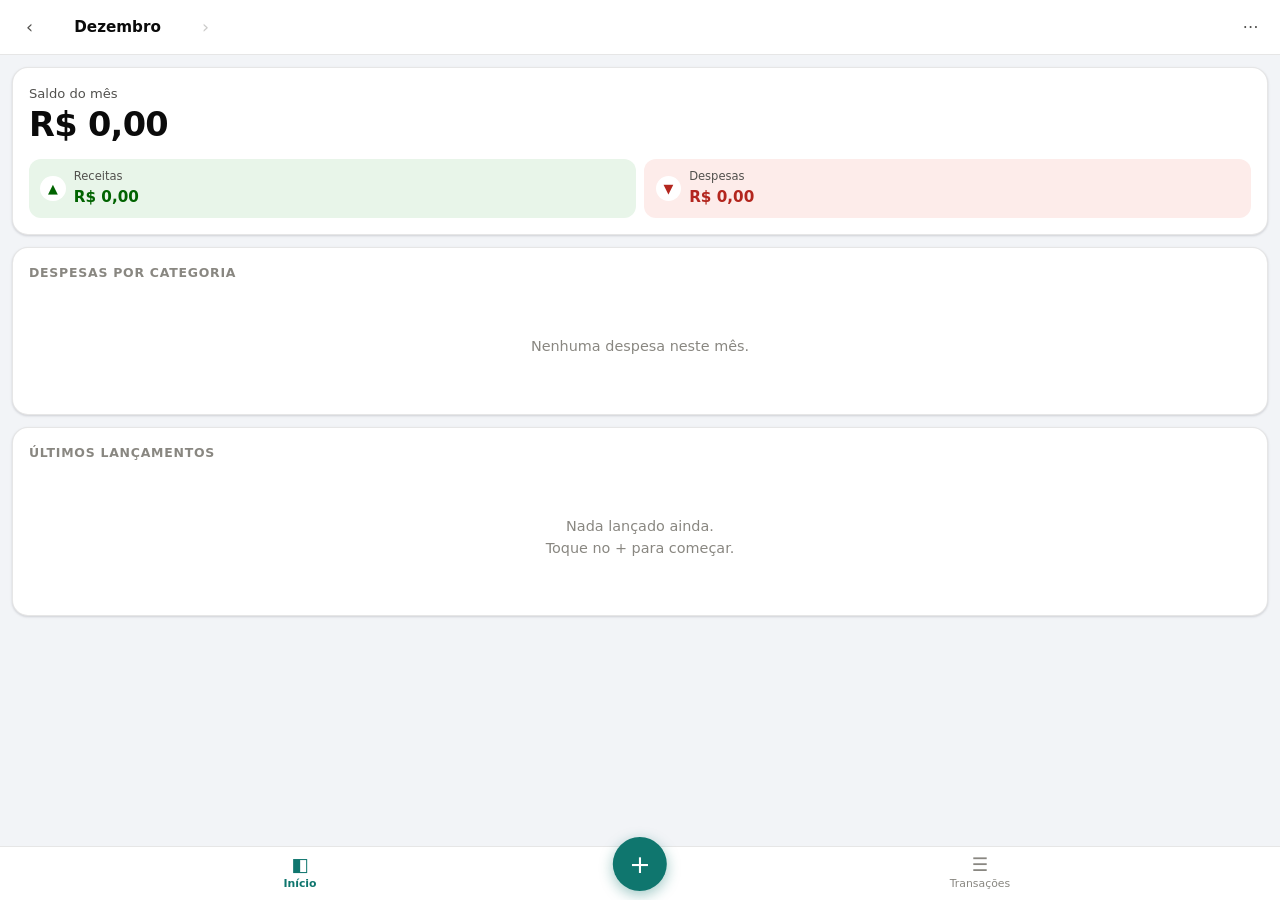
<file: pwa/index.html>
<!doctype html>
<html lang="pt-BR">
<head>
<meta charset="utf-8">
<meta name="viewport" content="width=device-width, initial-scale=1, viewport-fit=cover">
<title>Gastos</title>

<link rel="manifest" href="./manifest.json">
<link rel="icon" href="./icons/icon-192.png">
<link rel="apple-touch-icon" href="./icons/icon-192.png">
<meta name="theme-color" content="#0f766e">
<meta name="apple-mobile-web-app-capable" content="yes">
<meta name="apple-mobile-web-app-status-bar-style" content="default">
<meta name="apple-mobile-web-app-title" content="Gastos">
<meta name="description" content="Controle de gastos por conversa. Funciona offline; os dados ficam no seu aparelho.">

<link rel="stylesheet" href="./styles.css">
</head>
<body>

<header class="topo">
  <div class="mes-nav">
    <button id="mes-ant" aria-label="Mês anterior">‹</button>
    <div class="mes-nome" id="mes-nome" aria-live="polite">—</div>
    <button id="mes-prox" aria-label="Próximo mês">›</button>
  </div>
  <div class="topo-acoes">
    <button id="instalar" hidden aria-label="Instalar app" title="Instalar app">⬇</button>
    <button id="menu-btn" aria-label="Menu" aria-haspopup="true">⋯</button>
  </div>
</header>

<div id="menu" hidden role="menu">
  <button id="exportar" role="menuitem">⬆ Exportar dados (JSON)</button>
  <button id="importar" role="menuitem">⬇ Importar dados</button>
  <button id="apagar-tudo" role="menuitem" class="perigo">🗑 Apagar tudo</button>
</div>

<main>
  <!-- ------------------------------------------------------------ início -->
  <section class="tela" id="tela-inicio">
    <div class="card">
      <div class="saldo-rotulo">Saldo do mês</div>
      <div class="saldo-valor" id="saldo-valor">R$ 0,00</div>
      <div class="pilulas">
        <div class="pilula entra">
          <span class="seta" aria-hidden="true">▲</span>
          <span class="pilula-txt">
            <span class="pilula-rot">Receitas</span>
            <span class="pilula-val" id="pill-receitas">R$ 0,00</span>
          </span>
        </div>
        <div class="pilula sai">
          <span class="seta" aria-hidden="true">▼</span>
          <span class="pilula-txt">
            <span class="pilula-rot">Despesas</span>
            <span class="pilula-val" id="pill-despesas">R$ 0,00</span>
          </span>
        </div>
      </div>
    </div>

    <div class="card" id="card-categorias">
      <h2 class="card-titulo">Despesas por categoria</h2>
      <div id="categorias-conteudo"></div>
    </div>

    <div class="card" id="card-recentes">
      <h2 class="card-titulo">Últimos lançamentos</h2>
      <div id="recentes-conteudo"></div>
    </div>
  </section>

  <!-- ------------------------------------------------------- transações -->
  <section class="tela" id="tela-transacoes" hidden>
    <div class="card">
      <h2 class="card-titulo">Todos os lançamentos do mês</h2>
      <div id="transacoes-conteudo"></div>
    </div>
  </section>
</main>

<nav class="nav">
  <button class="nav-item" id="nav-inicio" aria-current="page">
    <span class="ico" aria-hidden="true">◧</span><span>Início</span>
  </button>
  <span></span>
  <button class="nav-item" id="nav-transacoes">
    <span class="ico" aria-hidden="true">☰</span><span>Transações</span>
  </button>
  <button class="fab" id="fab" aria-label="Novo lançamento">+</button>
</nav>

<div class="veu" id="veu" hidden></div>

<div class="folha" id="folha" hidden role="dialog" aria-modal="true" aria-label="Novo lançamento">
  <div class="puxador"></div>
  <div class="folha-resposta" id="folha-resposta"></div>
  <div class="dicas" id="dicas">
    <button class="dica" data-t="gastei 45 no mercado">gastei 45 no mercado</button>
    <button class="dica" data-t="almoço 32">almoço 32</button>
    <button class="dica" data-t="recebi 3000 de salário">recebi 3000 de salário</button>
    <button class="dica" data-t="quanto gastei esse mês?">quanto gastei?</button>
  </div>
  <form class="form-entrada" id="form" autocomplete="off">
    <input id="entrada" type="text" placeholder="gastei 45 no mercado" aria-label="Escreva o lançamento">
    <button type="submit" aria-label="Enviar">➤</button>
  </form>
</div>

<input type="file" id="arquivo" accept="application/json,.json" hidden>

<script src="./parser.js"></script>
<script src="./app.js"></script>
</body>
</html>
</file>
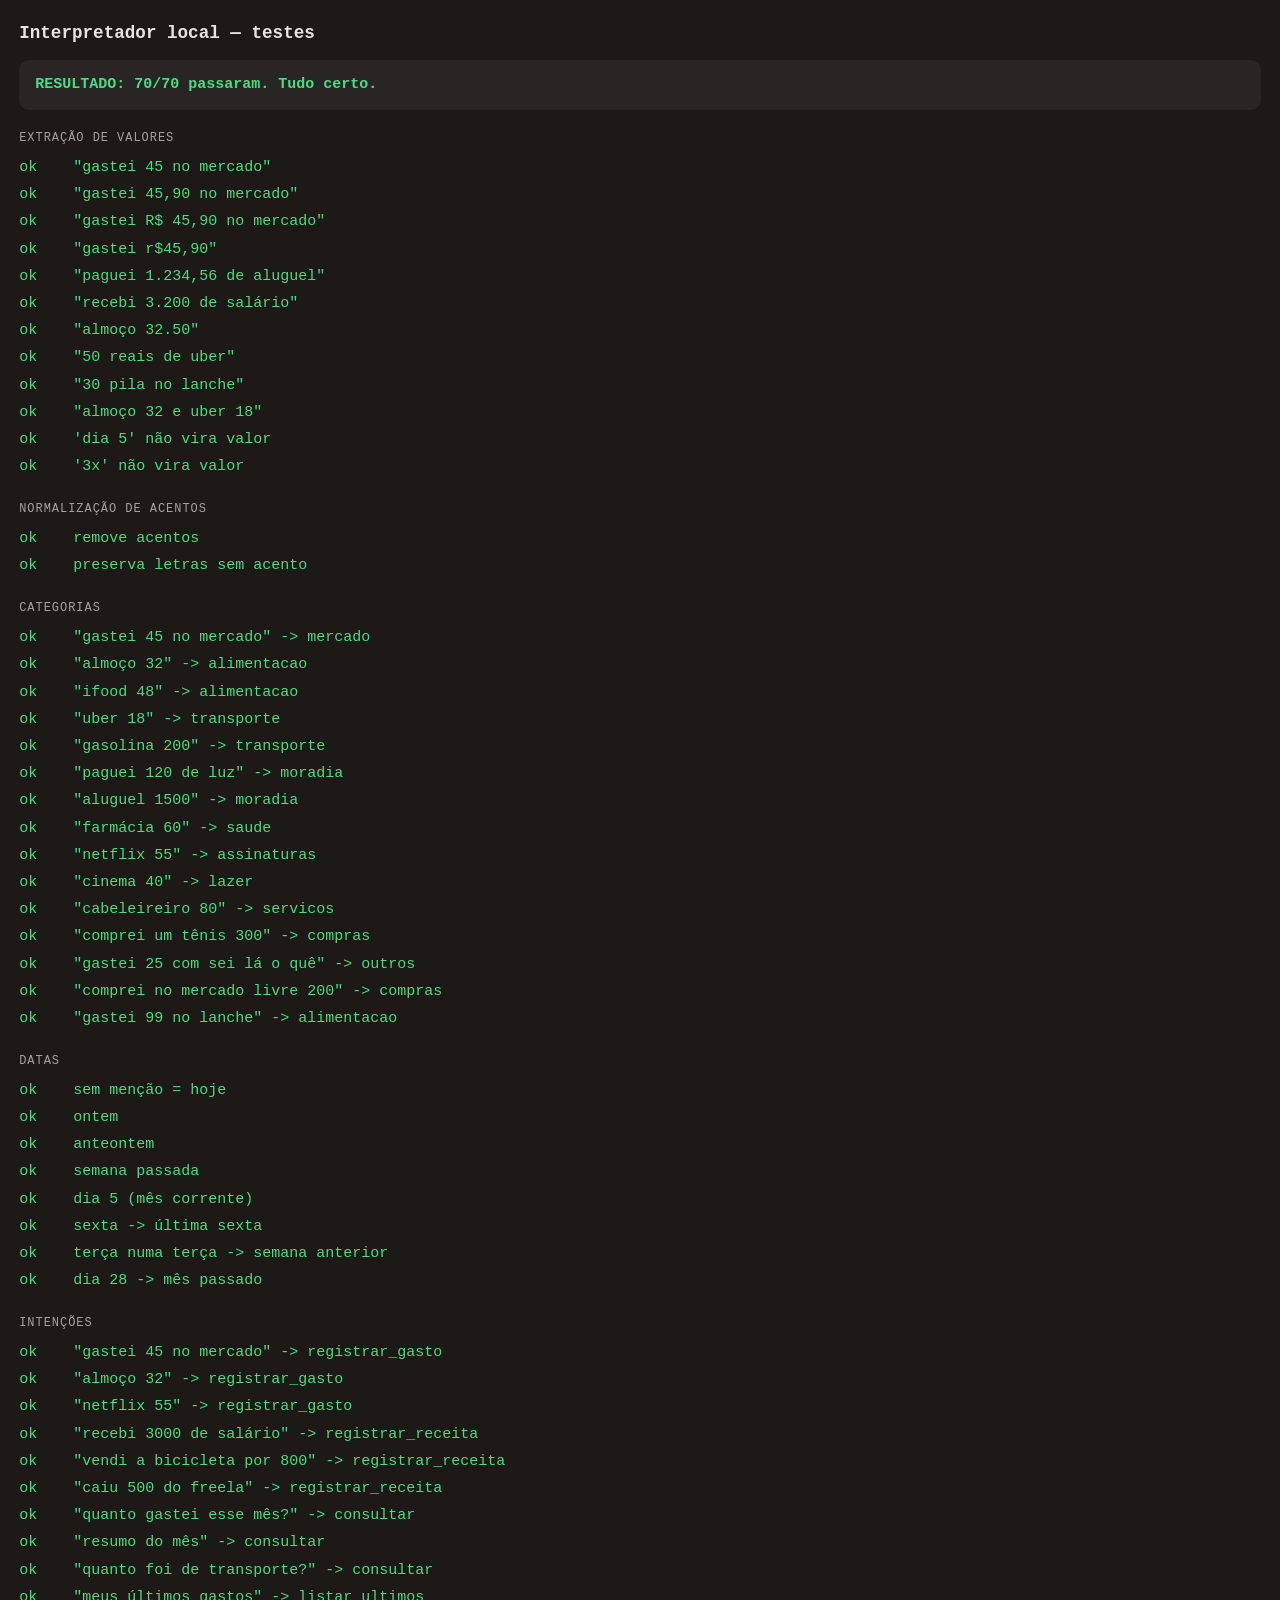
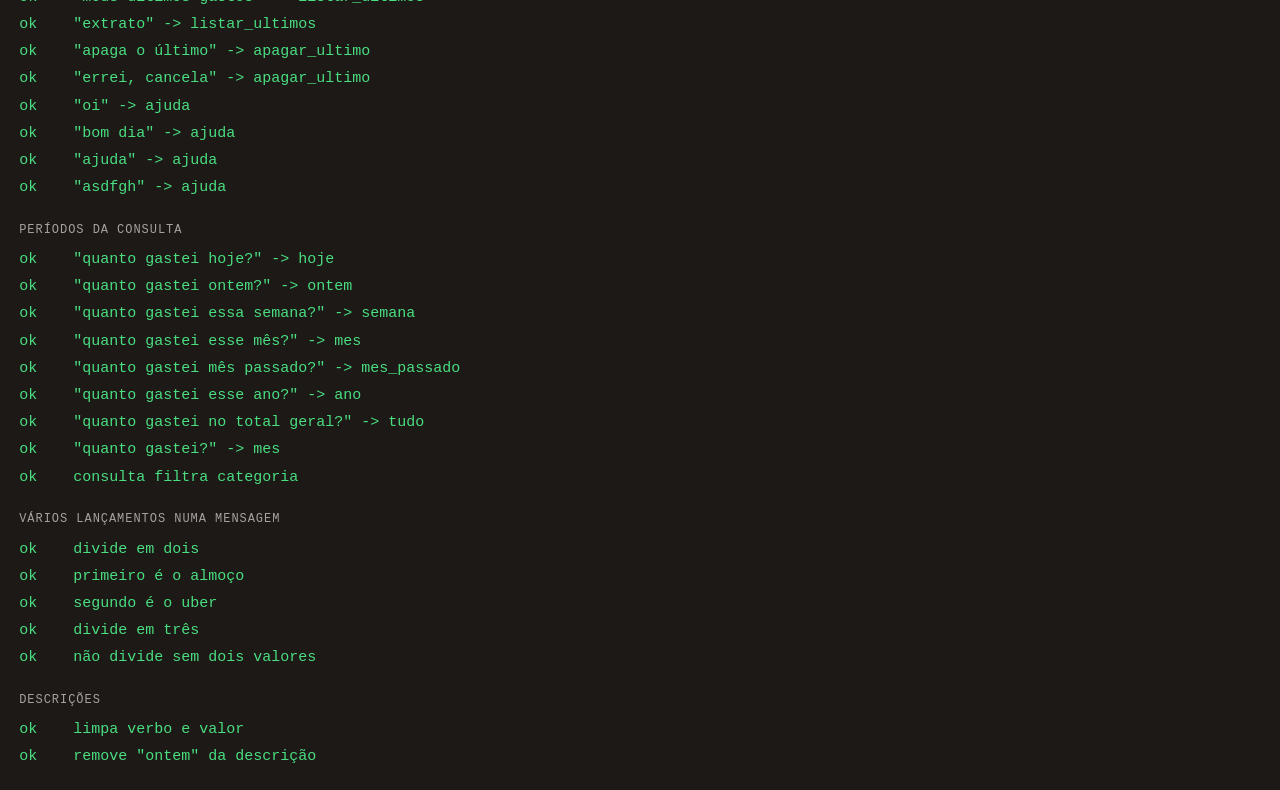
<file: pwa/teste.html>
<!doctype html>
<html lang="pt-BR">
<head>
<meta charset="utf-8">
<meta name="viewport" content="width=device-width, initial-scale=1">
<title>Testes do interpretador</title>
<style>
  body { font: 15px/1.6 ui-monospace, SFMono-Regular, Menlo, Consolas, monospace;
         margin: 0; padding: 1.2rem; background: #1c1917; color: #e7e5e4; }
  h1 { font-size: 1.1rem; margin: 0 0 1rem; }
  #resumo { position: sticky; top: 0; padding: .8rem 1rem; margin: -.2rem 0 1rem;
            border-radius: 10px; font-weight: 700; background: #292524; }
  .passou { color: #4ade80; }
  .falhou { color: #f87171; }
  .grupo { margin: 1.2rem 0 .4rem; color: #a8a29e; text-transform: uppercase;
           font-size: .75rem; letter-spacing: .08em; }
  .linha { padding: .1rem 0; }
  .det { color: #a8a29e; }
</style>
</head>
<body>
<h1>Interpretador local — testes</h1>
<div id="resumo">rodando…</div>
<div id="saida"></div>

<script src="./parser.js"></script>
<script>
const HOJE = new Date(2026, 7, 11);   // 11/08/2026, uma terça-feira
let passou = 0;
const falhas = [];

function grupo(nome) {
  const d = document.createElement('div');
  d.className = 'grupo';
  d.textContent = nome;
  document.getElementById('saida').appendChild(d);
}

function checar(nome, ok, detalhe) {
  const d = document.createElement('div');
  d.className = 'linha ' + (ok ? 'passou' : 'falhou');
  d.innerHTML = (ok ? 'ok&nbsp;&nbsp;&nbsp;' : 'FALHA') + ' ' + nome
    + (ok ? '' : ' <span class="det">' + (detalhe || '') + '</span>');
  document.getElementById('saida').appendChild(d);
  if (ok) passou++; else falhas.push(nome);
}

const igual = (a, b) => JSON.stringify(a) === JSON.stringify(b);

/* ------------------------------------------------------------- valores */
grupo('extração de valores');
[
  ['gastei 45 no mercado', [45]],
  ['gastei 45,90 no mercado', [45.90]],
  ['gastei R$ 45,90 no mercado', [45.90]],
  ['gastei r$45,90', [45.90]],
  ['paguei 1.234,56 de aluguel', [1234.56]],
  ['recebi 3.200 de salário', [3200]],
  ['almoço 32.50', [32.50]],
  ['50 reais de uber', [50]],
  ['30 pila no lanche', [30]],
  ['almoço 32 e uber 18', [32, 18]],
].forEach(([texto, esperado]) => {
  const obtido = Parser.extrairValores(texto);
  checar(JSON.stringify(texto), igual(obtido, esperado), '-> ' + JSON.stringify(obtido));
});
checar("'dia 5' não vira valor", igual(Parser.extrairValores('mercado dia 5'), []),
  JSON.stringify(Parser.extrairValores('mercado dia 5')));
checar("'3x' não vira valor", igual(Parser.extrairValores('parcelei em 3x'), []),
  JSON.stringify(Parser.extrairValores('parcelei em 3x')));

/* ------------------------------------------------------------ acentos */
grupo('normalização de acentos');
checar('remove acentos', Parser.semAcento('Almoço São Paulo') === 'almoco sao paulo',
  Parser.semAcento('Almoço São Paulo'));
checar('preserva letras sem acento', Parser.semAcento('mercado') === 'mercado');

/* --------------------------------------------------------- categorias */
grupo('categorias');
[
  ['gastei 45 no mercado', 'mercado'],
  ['almoço 32', 'alimentacao'],
  ['ifood 48', 'alimentacao'],
  ['uber 18', 'transporte'],
  ['gasolina 200', 'transporte'],
  ['paguei 120 de luz', 'moradia'],
  ['aluguel 1500', 'moradia'],
  ['farmácia 60', 'saude'],
  ['netflix 55', 'assinaturas'],
  ['cinema 40', 'lazer'],
  ['cabeleireiro 80', 'servicos'],
  ['comprei um tênis 300', 'compras'],
  ['gastei 25 com sei lá o quê', 'outros'],
  ['comprei no mercado livre 200', 'compras'],
  ['gastei 99 no lanche', 'alimentacao'],
].forEach(([texto, esperado]) => {
  const obtido = Parser.detectarCategoria(texto, Parser.PALAVRAS_GASTO, 'outros');
  checar(JSON.stringify(texto) + ' -> ' + esperado, obtido === esperado, 'deu ' + obtido);
});

/* -------------------------------------------------------------- datas */
grupo('datas');
[
  ['gastei 45 no mercado', '2026-08-11', 'sem menção = hoje'],
  ['paguei 120 de luz ontem', '2026-08-10', 'ontem'],
  ['gastei 30 anteontem', '2026-08-09', 'anteontem'],
  ['comprei semana passada 90', '2026-08-04', 'semana passada'],
  ['paguei dia 5', '2026-08-05', 'dia 5 (mês corrente)'],
  ['jantei sexta 80', '2026-08-07', 'sexta -> última sexta'],
  ['terça 40', '2026-08-04', 'terça numa terça -> semana anterior'],
  ['paguei dia 28', '2026-07-28', 'dia 28 -> mês passado'],
].forEach(([texto, esperado, nome]) => {
  const obtido = Parser.detectarData(texto, HOJE);
  checar(nome, obtido === esperado, 'deu ' + obtido);
});

/* ---------------------------------------------------------- intenções */
grupo('intenções');
[
  ['gastei 45 no mercado', 'registrar_gasto'],
  ['almoço 32', 'registrar_gasto'],
  ['netflix 55', 'registrar_gasto'],
  ['recebi 3000 de salário', 'registrar_receita'],
  ['vendi a bicicleta por 800', 'registrar_receita'],
  ['caiu 500 do freela', 'registrar_receita'],
  ['quanto gastei esse mês?', 'consultar'],
  ['resumo do mês', 'consultar'],
  ['quanto foi de transporte?', 'consultar'],
  ['meus últimos gastos', 'listar_ultimos'],
  ['extrato', 'listar_ultimos'],
  ['apaga o último', 'apagar_ultimo'],
  ['errei, cancela', 'apagar_ultimo'],
  ['oi', 'ajuda'],
  ['bom dia', 'ajuda'],
  ['ajuda', 'ajuda'],
  ['asdfgh', 'ajuda'],
].forEach(([texto, esperado]) => {
  const obtido = Parser.interpretar(texto, HOJE)[0][0];
  checar(JSON.stringify(texto) + ' -> ' + esperado, obtido === esperado, 'deu ' + obtido);
});

/* ------------------------------------------------------------ períodos */
grupo('períodos da consulta');
[
  ['quanto gastei hoje?', 'hoje'],
  ['quanto gastei ontem?', 'ontem'],
  ['quanto gastei essa semana?', 'semana'],
  ['quanto gastei esse mês?', 'mes'],
  ['quanto gastei mês passado?', 'mes_passado'],
  ['quanto gastei esse ano?', 'ano'],
  ['quanto gastei no total geral?', 'tudo'],
  ['quanto gastei?', 'mes'],
].forEach(([texto, esperado]) => {
  const args = Parser.interpretar(texto, HOJE)[0][1];
  checar(JSON.stringify(texto) + ' -> ' + esperado, args.periodo === esperado,
    'deu ' + args.periodo);
});
{
  const args = Parser.interpretar('quanto gastei com transporte esse mês?', HOJE)[0][1];
  checar('consulta filtra categoria', args.categoria === 'transporte', JSON.stringify(args));
}

/* ------------------------------------------------------------ múltiplos */
grupo('vários lançamentos numa mensagem');
{
  const c = Parser.interpretar('almoço 32 e uber 18', HOJE);
  checar('divide em dois', c.length === 2, String(c.length));
  if (c.length === 2) {
    checar('primeiro é o almoço',
      c[0][1].valor === 32 && c[0][1].categoria === 'alimentacao', JSON.stringify(c[0][1]));
    checar('segundo é o uber',
      c[1][1].valor === 18 && c[1][1].categoria === 'transporte', JSON.stringify(c[1][1]));
  }
  checar('divide em três',
    Parser.interpretar('mercado 100 + farmácia 50 + uber 20', HOJE).length === 3);
  checar('não divide sem dois valores',
    Parser.interpretar('paguei 45 de conta de luz e água', HOJE).length === 1);
}

/* ----------------------------------------------------------- descrições */
grupo('descrições');
{
  const d1 = Parser.interpretar('gastei 45,90 no mercado', HOJE)[0][1].descricao;
  checar('limpa verbo e valor', d1.includes('mercado') && !d1.includes('45'), d1);
  const d2 = Parser.interpretar('paguei 120 de luz ontem', HOJE)[0][1].descricao;
  checar('remove "ontem" da descrição', !d2.includes('ontem'), d2);
}

/* -------------------------------------------------------------- resumo */
const total = passou + falhas.length;
const el = document.getElementById('resumo');
el.className = falhas.length ? 'falhou' : 'passou';
el.textContent = falhas.length
  ? `RESULTADO: ${falhas.length} de ${total} FALHARAM — ${falhas.join(', ')}`
  : `RESULTADO: ${passou}/${total} passaram. Tudo certo.`;
</script>
</body>
</html>
</file>
<file: pwa/styles.css>
/* ==========================================================================
   Tema. Superfícies validadas com o validador de paleta:
   claro sobre #ffffff, escuro sobre #1e1e1e.
   ========================================================================== */

:root {
  color-scheme: light;

  --plano:        #f2f4f7;   /* fundo da página */
  --superficie:   #ffffff;   /* cards */
  --borda:        rgba(11, 11, 11, .10);
  --tinta:        #0b0b0b;
  --tinta-2:      #52514e;
  --tinta-fraca:  #898781;

  --marca:        #0f766e;   /* chrome: nav ativa, FAB */
  --marca-tinta:  #ffffff;

  --receita:      #006300;   /* texto de entrada (contraste de texto) */
  --receita-bg:   #e8f5e9;
  --despesa:      #b3261e;
  --despesa-bg:   #fdecea;

  /* Slots categóricos — paleta documentada, ordem documentada. */
  --s1: #2a78d6;  --s2: #eb6834;  --s3: #1baf7a;  --s4: #eda100;
  --s5: #e87ba4;  --s6: #008300;  --s7: #4a3aa7;  --s8: #e34948;
  --s-outros: #898781;

  --sombra: 0 1px 2px rgb(16 24 40 / .06), 0 1px 3px rgb(16 24 40 / .10);
  --raio: 16px;
}

@media (prefers-color-scheme: dark) {
  :root:not([data-tema="claro"]) {
    color-scheme: dark;

    --plano:        #121212;
    --superficie:   #1e1e1e;
    --borda:        rgba(255, 255, 255, .10);
    --tinta:        #ffffff;
    --tinta-2:      #c3c2b7;
    --tinta-fraca:  #898781;

    --marca:        #14b8a6;
    --marca-tinta:  #052e2b;

    --receita:      #0ca30c;
    --receita-bg:   rgba(12, 163, 12, .14);
    --despesa:      #f2857f;
    --despesa-bg:   rgba(227, 73, 72, .16);

    /* Mesmos oito matizes, degraus escolhidos para a superfície escura. */
    --s1: #3987e5;  --s2: #d95926;  --s3: #199e70;  --s4: #c98500;
    --s5: #d55181;  --s6: #008300;  --s7: #9085e9;  --s8: #e66767;
    --s-outros: #898781;

    --sombra: none;
  }
}

* { box-sizing: border-box; -webkit-tap-highlight-color: transparent; }

html, body { margin: 0; height: 100%; overscroll-behavior-y: none; }

body {
  display: flex;
  flex-direction: column;
  background: var(--plano);
  color: var(--tinta);
  font: 15px/1.5 system-ui, -apple-system, "Segoe UI", Roboto, sans-serif;
  -webkit-font-smoothing: antialiased;
}

button { font: inherit; color: inherit; border: 0; background: none; cursor: pointer; }

/* ============================================================ cabeçalho === */

.topo {
  display: flex;
  align-items: center;
  justify-content: space-between;
  gap: .5rem;
  padding: calc(env(safe-area-inset-top) + .6rem) .75rem .6rem;
  background: var(--superficie);
  border-bottom: 1px solid var(--borda);
  position: sticky;
  top: 0;
  z-index: 10;
}

.mes-nav { display: flex; align-items: center; gap: .15rem; }

.mes-nav button {
  width: 2.2rem; height: 2.2rem;
  border-radius: 50%;
  color: var(--tinta-2);
  font-size: 1.1rem;
}
.mes-nav button:active { background: var(--plano); }

.mes-nome {
  min-width: 8.5rem;
  text-align: center;
  font-weight: 600;
  font-size: .95rem;
  text-transform: capitalize;
}

.topo-acoes { display: flex; gap: .1rem; }
.topo-acoes button {
  width: 2.2rem; height: 2.2rem;
  border-radius: 50%;
  color: var(--tinta-2);
  font-size: 1rem;
}
.topo-acoes button:active { background: var(--plano); }

/* menu suspenso.
   O [hidden] precisa vir DEPOIS e explícito: `display:flex` abaixo venceria o
   `display:none` que o atributo hidden aplica por padrão, e o menu nasceria
   aberto por cima do conteúdo. */
#menu[hidden] { display: none; }

#menu {
  position: fixed;
  top: calc(env(safe-area-inset-top) + 3.2rem);
  right: .75rem;
  display: flex; flex-direction: column;
  min-width: 15rem;
  padding: .3rem;
  background: var(--superficie);
  border: 1px solid var(--borda);
  border-radius: 12px;
  box-shadow: 0 8px 28px rgb(16 24 40 / .18);
  z-index: 60;
}
#menu button {
  padding: .7rem .8rem;
  border-radius: 8px;
  text-align: left;
  font-size: .9rem;
}
#menu button:active { background: var(--plano); }
#menu .perigo { color: var(--despesa); }

/* ================================================================ telas === */

main {
  flex: 1;
  overflow-y: auto;
  -webkit-overflow-scrolling: touch;
  padding: .75rem .75rem 6.5rem;
}

.tela[hidden] { display: none; }

.card {
  background: var(--superficie);
  border: 1px solid var(--borda);
  border-radius: var(--raio);
  box-shadow: var(--sombra);
  padding: 1rem;
  margin-bottom: .75rem;
}

.card-titulo {
  margin: 0 0 .85rem;
  font-size: .78rem;
  font-weight: 600;
  letter-spacing: .06em;
  text-transform: uppercase;
  color: var(--tinta-fraca);
}

/* --------------------------------------------------------------- saldo --- */

.saldo-rotulo { font-size: .82rem; color: var(--tinta-2); }

/* Figura-herói: sans do sistema, figuras proporcionais (nada de tabular). */
.saldo-valor {
  font-size: 2.1rem;
  font-weight: 700;
  line-height: 1.15;
  letter-spacing: -.02em;
  margin: .1rem 0 .9rem;
}

.pilulas { display: grid; grid-template-columns: 1fr 1fr; gap: .55rem; }

.pilula {
  display: flex; align-items: center; gap: .5rem;
  padding: .6rem .7rem;
  border-radius: 12px;
}
.pilula.entra { background: var(--receita-bg); }
.pilula.sai   { background: var(--despesa-bg); }

.pilula .seta {
  width: 1.6rem; height: 1.6rem;
  display: grid; place-items: center;
  border-radius: 50%;
  font-size: .8rem;
  background: var(--superficie);
}
.pilula.entra .seta { color: var(--receita); }
.pilula.sai   .seta { color: var(--despesa); }

.pilula-txt { display: flex; flex-direction: column; min-width: 0; }
.pilula-rot { font-size: .72rem; color: var(--tinta-2); }
.pilula-val { font-weight: 600; font-size: .95rem; }
.pilula.entra .pilula-val { color: var(--receita); }
.pilula.sai   .pilula-val { color: var(--despesa); }

/* ---------------------------------------------------------- composição --- */

.total-linha {
  display: flex; align-items: baseline; justify-content: space-between;
  margin-bottom: .7rem;
}
.total-valor { font-size: 1.4rem; font-weight: 700; letter-spacing: -.01em; }
.total-nota { font-size: .75rem; color: var(--tinta-fraca); }

/* Barra empilhada: composição de relance. Vãos de 2px na cor da superfície
   separam os segmentos — sem contorno em volta das marcas. */
.barra-comp {
  display: flex;
  gap: 2px;
  height: 12px;
  margin-bottom: 1rem;
  border-radius: 6px;
  overflow: hidden;
  background: var(--plano);
}
.barra-comp > span { display: block; min-width: 3px; }

.linhas-cat { display: flex; flex-direction: column; }

.linha-cat {
  display: grid;
  grid-template-columns: 10px 1fr auto;
  align-items: center;
  gap: .6rem;
  padding: .5rem 0;
  border-top: 1px solid var(--borda);
}
.linha-cat:first-child { border-top: 0; }

.ponto { width: 10px; height: 10px; border-radius: 3px; }

.cat-nome { font-size: .9rem; }
.cat-qtd { font-size: .75rem; color: var(--tinta-fraca); }

.cat-num { text-align: right; }
.cat-valor { font-weight: 600; font-size: .9rem; font-variant-numeric: tabular-nums; }
.cat-pct { font-size: .75rem; color: var(--tinta-fraca); font-variant-numeric: tabular-nums; }

/* ---------------------------------------------------------- lançamentos --- */

.dia-rotulo {
  margin: 1rem .25rem .4rem;
  font-size: .75rem;
  font-weight: 600;
  color: var(--tinta-fraca);
  text-transform: uppercase;
  letter-spacing: .05em;
}
.dia-rotulo:first-child { margin-top: 0; }

.lanc {
  display: grid;
  grid-template-columns: 2.3rem 1fr auto;
  align-items: center;
  gap: .7rem;
  padding: .65rem 0;
  border-top: 1px solid var(--borda);
  width: 100%;
  text-align: left;
}
.lanc:first-of-type { border-top: 0; }

.lanc-icone {
  width: 2.3rem; height: 2.3rem;
  display: grid; place-items: center;
  border-radius: 10px;
  background: var(--plano);
  font-size: 1rem;
}
.lanc-desc { font-size: .92rem; overflow-wrap: anywhere; }
.lanc-cat { font-size: .75rem; color: var(--tinta-fraca); }
.lanc-valor { font-weight: 600; font-size: .95rem; font-variant-numeric: tabular-nums; white-space: nowrap; }
.lanc-valor.entra { color: var(--receita); }

.vazio {
  padding: 2.5rem 1rem;
  text-align: center;
  color: var(--tinta-fraca);
  font-size: .9rem;
}
.vazio strong { display: block; color: var(--tinta-2); margin-bottom: .3rem; font-size: 1rem; }

/* =========================================================== navegação === */

.nav {
  position: fixed;
  left: 0; right: 0; bottom: 0;
  display: grid;
  grid-template-columns: 1fr 5rem 1fr;
  align-items: center;
  padding-bottom: env(safe-area-inset-bottom);
  background: var(--superficie);
  border-top: 1px solid var(--borda);
  z-index: 40;
}

.nav-item {
  display: flex; flex-direction: column; align-items: center; gap: .1rem;
  padding: .55rem 0 .5rem;
  color: var(--tinta-fraca);
  font-size: .68rem;
}
.nav-item .ico { font-size: 1.15rem; line-height: 1; }
.nav-item[aria-current="page"] { color: var(--marca); font-weight: 600; }

.fab {
  position: absolute;
  left: 50%;
  bottom: calc(env(safe-area-inset-bottom) + .55rem);
  transform: translateX(-50%);
  width: 3.4rem; height: 3.4rem;
  border-radius: 50%;
  background: var(--marca);
  color: var(--marca-tinta);
  font-size: 1.6rem;
  display: grid; place-items: center;
  box-shadow: 0 4px 14px rgb(15 118 110 / .4);
}
.fab:active { filter: brightness(.92); }

/* ============================================================== folha === */

.veu {
  position: fixed; inset: 0;
  background: rgb(0 0 0 / .45);
  z-index: 50;
}
.veu[hidden] { display: none; }

.folha {
  position: fixed;
  left: 0; right: 0; bottom: 0;
  z-index: 55;
  background: var(--superficie);
  border-radius: 20px 20px 0 0;
  padding: .9rem .9rem calc(env(safe-area-inset-bottom) + .9rem);
  box-shadow: 0 -6px 28px rgb(16 24 40 / .22);
  animation: sobe .2s ease-out;
}
.folha[hidden] { display: none; }

@keyframes sobe { from { transform: translateY(100%); } to { transform: none; } }
@media (prefers-reduced-motion: reduce) { .folha { animation: none; } }

.puxador {
  width: 2.5rem; height: 4px;
  margin: 0 auto .8rem;
  border-radius: 2px;
  background: var(--borda);
}

.folha-resposta {
  max-height: 45vh;
  overflow-y: auto;
  display: flex; flex-direction: column; gap: .5rem;
  margin-bottom: .75rem;
}
.folha-resposta:empty { display: none; }

.bolha {
  padding: .65rem .8rem;
  border-radius: 14px;
  font-size: .9rem;
  max-width: 92%;
}
.bolha.eu { align-self: flex-end; background: var(--marca); color: var(--marca-tinta); }
.bolha.bot { align-self: flex-start; background: var(--plano); }
.bolha .sub { display: block; color: var(--tinta-fraca); font-size: .8rem; }
.bolha.eu .sub { color: rgb(255 255 255 / .8); }

.dicas { display: flex; flex-wrap: wrap; gap: .35rem; margin-bottom: .7rem; }
.dica {
  padding: .35rem .6rem;
  border: 1px solid var(--borda);
  border-radius: 999px;
  font-size: .78rem;
  color: var(--tinta-2);
}
.dica:active { background: var(--plano); }

.form-entrada { display: flex; gap: .5rem; }

#entrada {
  flex: 1; min-width: 0;
  padding: .8rem .95rem;
  background: var(--plano);
  color: var(--tinta);
  border: 1px solid var(--borda);
  border-radius: 22px;
  font-size: 16px;         /* < 16px faz o iOS dar zoom ao focar */
}
#entrada:focus { outline: 2px solid var(--marca); outline-offset: -1px; }

.form-entrada button {
  flex: none;
  width: 2.9rem; height: 2.9rem;
  border-radius: 50%;
  background: var(--marca);
  color: var(--marca-tinta);
  font-size: 1.05rem;
}
</file>
